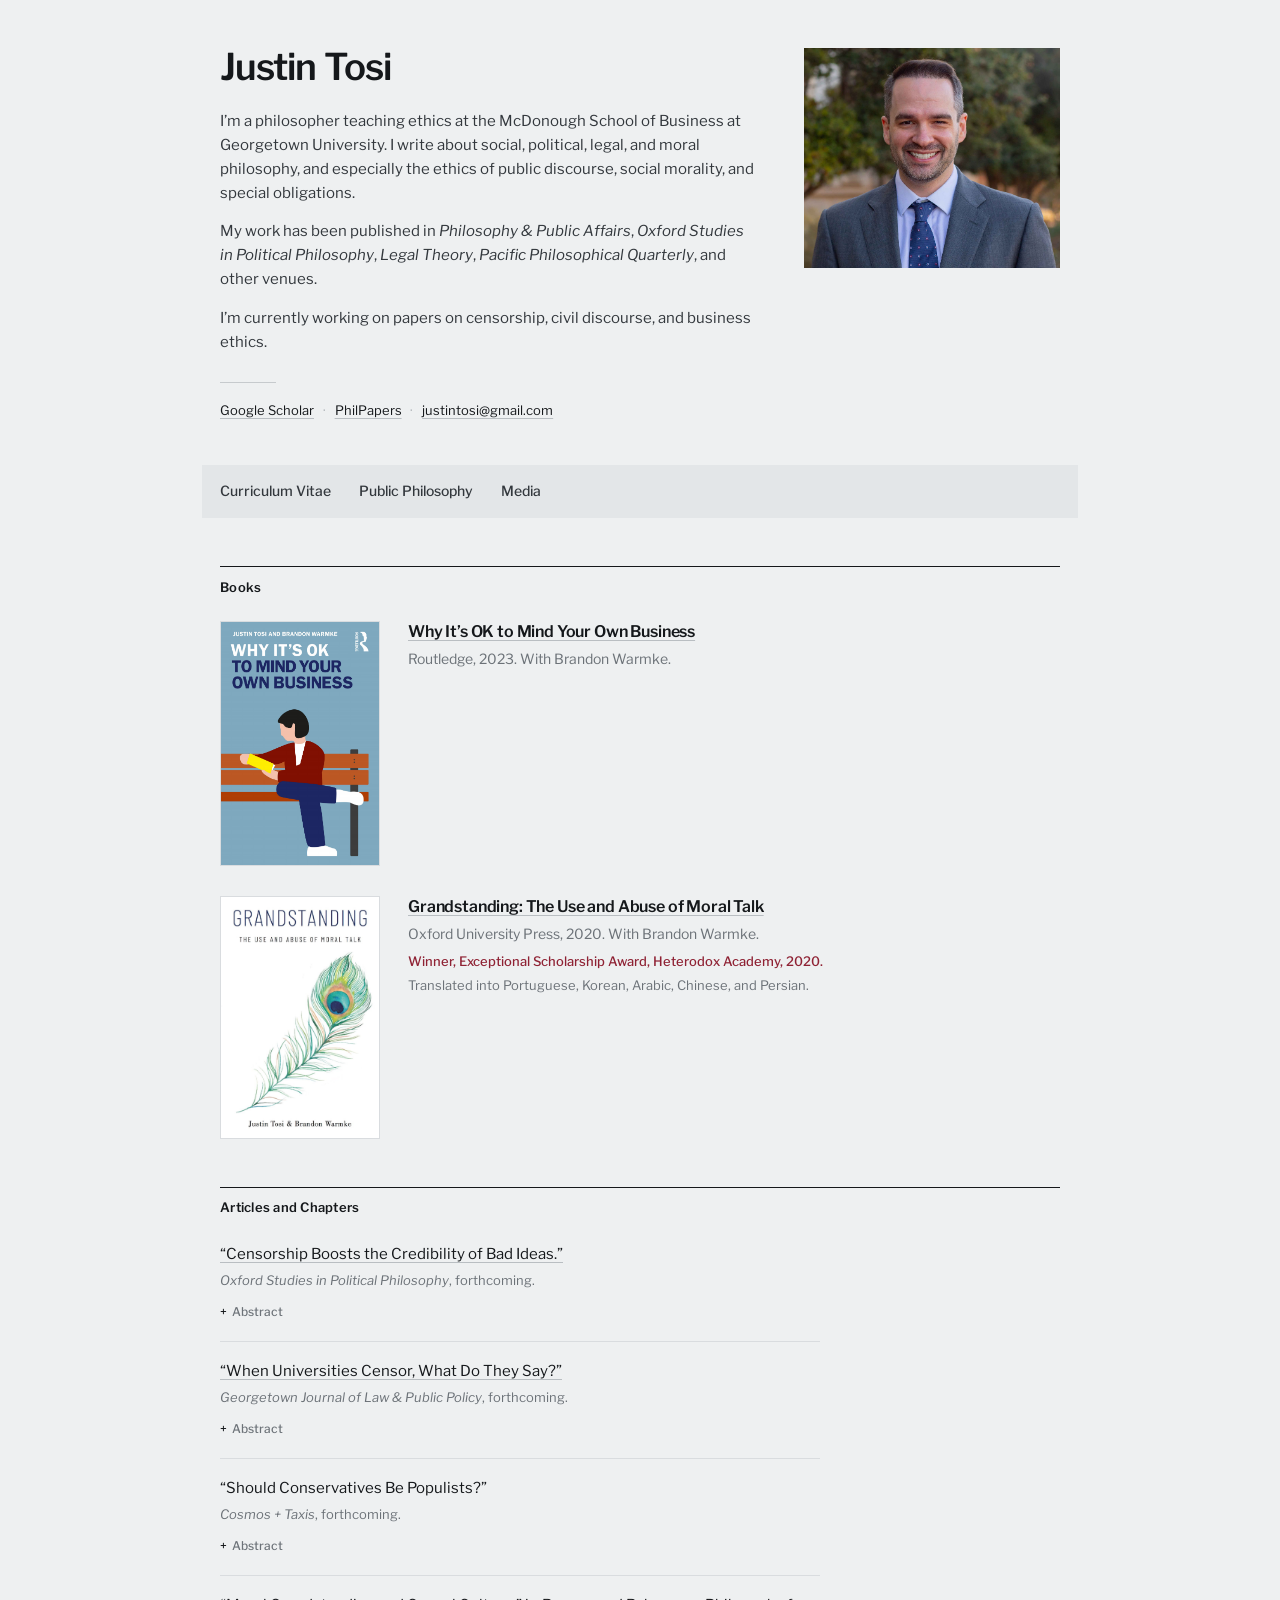
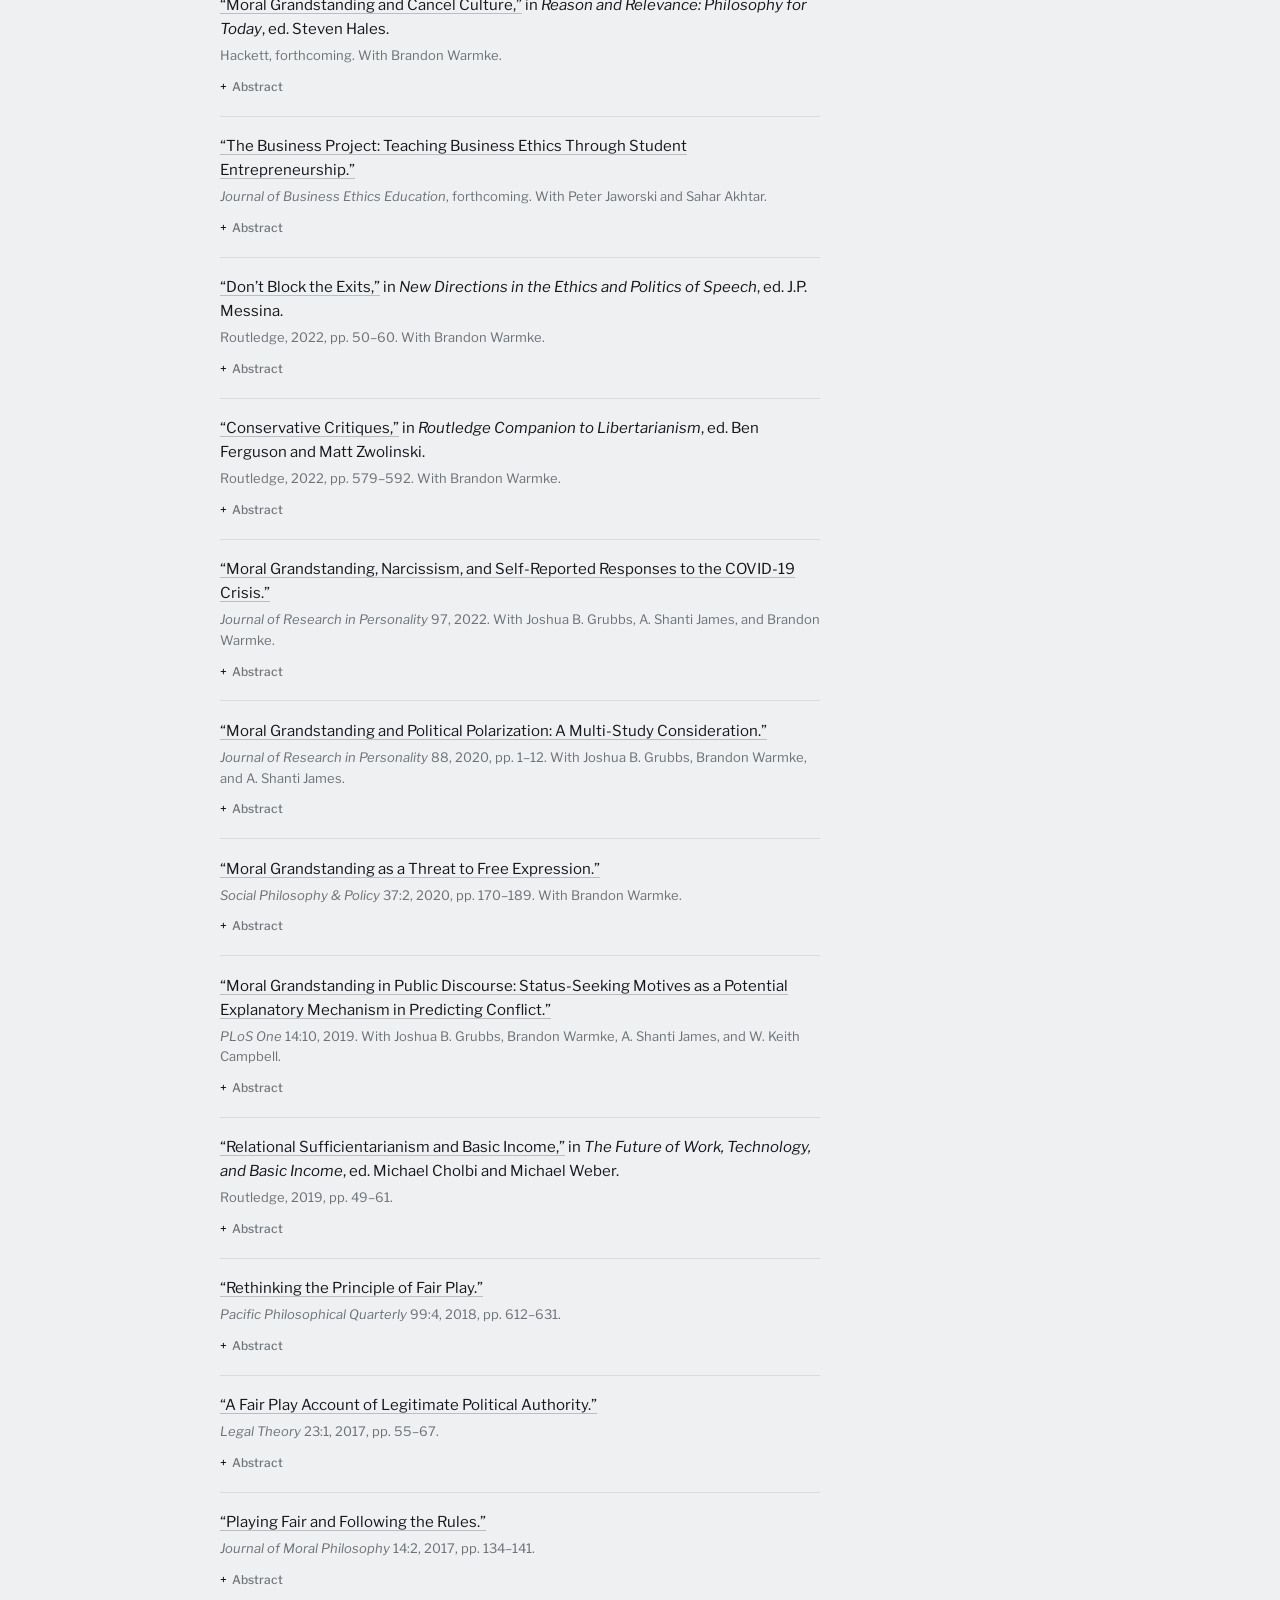
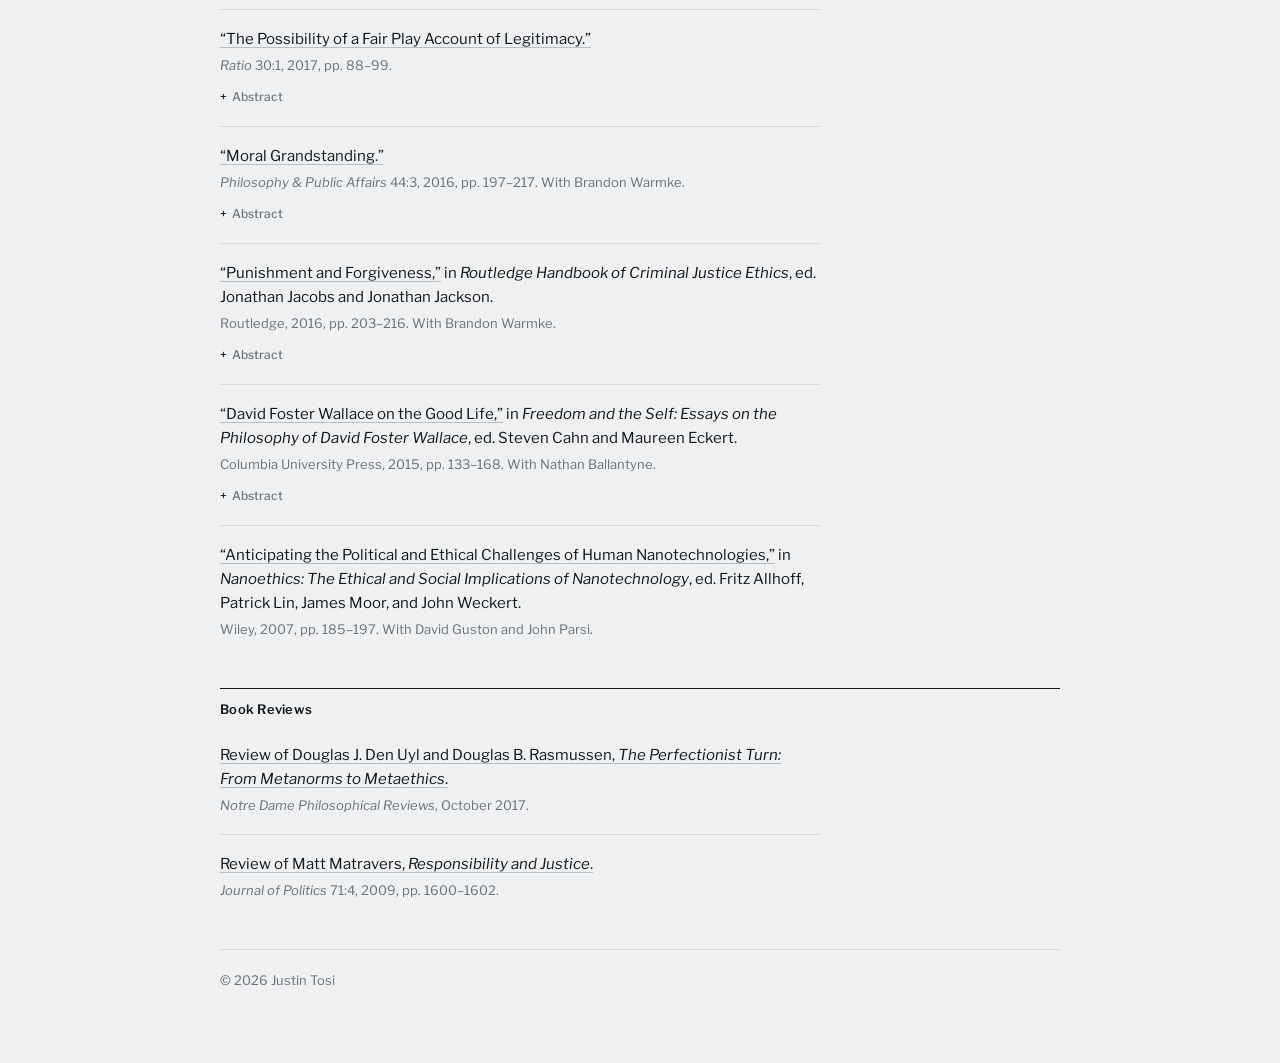
<file: index.html>
<!DOCTYPE html>
<html lang="en">
<head>
<meta charset="utf-8">
<meta name="viewport" content="width=device-width, initial-scale=1">
<title>Justin Tosi</title>
<meta name="description" content="Justin Tosi is a philosopher at the McDonough School of Business at Georgetown University. He writes about social, political, legal, and moral philosophy.">

<link rel="icon" href="favicon.svg" type="image/svg+xml">

<meta property="og:type" content="profile">
<meta property="og:title" content="Justin Tosi">
<meta property="og:description" content="Philosopher at the McDonough School of Business, Georgetown University. Books and papers on the ethics of public discourse, social morality, and special obligations.">
<meta property="og:url" content="https://www.justintosi.com/">
<meta property="og:image" content="https://www.justintosi.com/images/headshot.jpg">
<meta name="twitter:card" content="summary">

<link rel="preconnect" href="https://fonts.googleapis.com">
<link rel="preconnect" href="https://fonts.gstatic.com" crossorigin>
<link href="https://fonts.googleapis.com/css2?family=IBM+Plex+Sans:wght@400;500&family=Newsreader:ital,opsz,wght@0,6..72,300;0,6..72,400;0,6..72,500;1,6..72,400&display=swap" rel="stylesheet">

<link rel="stylesheet" href="style.css">
</head>

<body>
<div class="page">

<!-- =====================================================================
     MASTHEAD
     Save your headshot as images/headshot.jpg (about 600px wide is plenty).
     ===================================================================== -->

<header class="masthead">
  <div class="intro">
    <h1>Justin Tosi</h1>
    <p>I&rsquo;m a philosopher teaching ethics at the McDonough School of Business at Georgetown University. I write about social, political, legal, and moral philosophy, and especially the ethics of public discourse, social morality, and special obligations.</p>
    <p>My work has been published in <i>Philosophy &amp; Public Affairs</i>, <i>Oxford Studies in Political Philosophy</i>, <i>Legal Theory</i>, <i>Pacific Philosophical Quarterly</i>, and other venues.</p>
    <p>I&rsquo;m currently working on papers on censorship, civil discourse, and business ethics.</p>

    <!-- The email address is assembled by the script at the bottom of this
         file so that it never appears in the page source. Edit it there. -->
    <div class="contact">
      <div class="profile-links">
        <a href="https://scholar.google.com/citations?user=r2qB6a4AAAAJ&amp;hl=en">Google Scholar</a>
        <a href="https://philpeople.org/profiles/justin-tosi">PhilPapers</a>
        <a id="email" href="#">justintosi at gmail dot com</a>
      </div>
    </div>
  </div>
  <img class="portrait" src="images/headshot.jpg" alt="Justin Tosi">
</header>

<nav class="strip">
  <a href="cv.html">Curriculum Vitae</a>
  <a href="public-philosophy.html">Public Philosophy</a>
  <a href="media.html">Media</a>
</nav>

<!-- =====================================================================
     BOOKS
     Save covers as images/myob.png and images/grandstanding.jpg.
     ===================================================================== -->

<section>
  <h2>Books</h2>

  <div class="book">
    <a class="cover" href="https://www.amazon.com/Why-Its-Mind-Your-Business/dp/0367141744/">
      <img src="images/myob.png" alt="Cover of Why It&rsquo;s OK to Mind Your Own Business">
    </a>
    <div>
      <h3><a href="https://www.amazon.com/Why-Its-Mind-Your-Business/dp/0367141744/">Why It&rsquo;s OK to Mind Your Own Business</a></h3>
      <p class="imprint">Routledge, 2023. With Brandon Warmke.</p>
    </div>
  </div>

  <div class="book">
    <a class="cover" href="https://www.amazon.com/Grandstanding-Use-Abuse-Moral-Talk/dp/0190900156/">
      <img src="images/grandstanding.jpg" alt="Cover of Grandstanding: The Use and Abuse of Moral Talk">
    </a>
    <div>
      <h3><a href="https://www.amazon.com/Grandstanding-Use-Abuse-Moral-Talk/dp/0190900156/">Grandstanding: The Use and Abuse of Moral Talk</a></h3>
      <p class="imprint">Oxford University Press, 2020. With Brandon Warmke.</p>
      <p class="book-note honor">Winner, Exceptional Scholarship Award, Heterodox Academy, 2020.</p>
      <p class="book-note">Translated into Portuguese, Korean, Arabic, Chinese, and Persian.</p>
    </div>
  </div>
</section>

<!-- =====================================================================
     ARTICLES AND CHAPTERS

     To add an abstract to any entry, paste this just before its </li>:

       <details>
         <summary>Abstract</summary>
         <p class="abstract">Text of the abstract goes here.</p>
       </details>

     Entries without that block simply show no toggle.
     ===================================================================== -->

<section>
  <h2>Articles and Chapters</h2>
  <ul class="pubs">

    <li><a href="https://philpapers.org/rec/TOSCBT">&ldquo;Censorship Boosts the Credibility of Bad Ideas.&rdquo;</a> <span class="meta"><i>Oxford Studies in Political Philosophy</i>, forthcoming.</span>
      <details>
        <summary>Abstract</summary>
        <p class="abstract">Defenders of censorship sometimes claim that it is justified as a means of protecting audiences from the influence of bad ideas. This essay argues that censorship is likely to frustrate this aim, even under favorable conditions. The central problem arises from what I call the Endorsement Effect: when a censoring authority permits an idea to be expressed, its inaction functions as an implicit signal that the idea is credible. Where trust in the censor is warranted, this is a rational inference rather than a mere behavioral tendency: the censor screens for bad content, so what it permits is more likely to be good. The trouble is that bad ideas that escape censorship will receive a credibility boost in the eyes of those who trust the censor. Moreover, the more effective the censor is at filtering out genuinely bad content, the stronger this unintended credibility boost becomes. If the aim of censorship is to halt the spread of bad ideas, then this mechanism threatens to undermine that aim. I consider the implications of this challenge for two types of censors. Purist censors seek to avoid any role in promoting bad ideas, but the Endorsement Effect renders this goal impossible in practice. Pragmatist censors aim simply to reduce the overall promotion of bad ideas, but must nevertheless show that censorship is beneficial on net once we consider its unintended consequences. I argue that both types of censor face serious difficulties, and that the Endorsement Effect represents an unnoticed cost that defenders of censorship must address.</p>
      </details>
    </li>

    <li><a href="https://philpapers.org/rec/TOSWUC">&ldquo;When Universities Censor, What Do They Say?&rdquo;</a> <span class="meta"><i>Georgetown Journal of Law &amp; Public Policy</i>, forthcoming.</span>
      <details>
        <summary>Abstract</summary>
        <p class="abstract">Universities that practice censorship might offer various justifications for doing so. This essay considers three possible justifications and argues that each is undermined by what I call the Endorsement Effect. First, universities might argue that censorship is justified because it protects their community from bad ideas. Second, they might claim that censoring certain expressions is justified because doing so expresses the university community&rsquo;s commitment to its values. Finally, they might argue that censorship is justified as a way of expanding the university&rsquo;s authority over the marketplace of ideas. The Endorsement Effect causes problems for each of these justifications. The idea is that censorship operates as a filtering process: when universities censor some ideas while permitting others, they implicitly signal approval of what is allowed to appear. Those who trust the university&rsquo;s judgment will therefore regard permitted ideas as better in terms of the properties filtered for. Since no censorship regime will catch every objectionable idea, some bad ideas will inevitably escape the filter and receive this boost. All three justifications fail because of what the act of censoring in some cases reveals about the censors&rsquo; judgment in other cases.</p>
      </details>
    </li>

    <li>&ldquo;Should Conservatives Be Populists?&rdquo; <span class="meta"><i>Cosmos + Taxis</i>, forthcoming.</span>
      <details>
        <summary>Abstract</summary>
        <p class="abstract">Conservatives disagree about how best to respond to the recent growth in right-wing populist movements across the West. Tristan Rogers argues that conservatives should reject populism as an ideology, but make prudent use of populist means to advance conservative ends. I argue that this proposal is ambiguous between three distinct strategies. Electoral populism, which emphasizes in political messaging the issues on which conservatives and populists agree, is reasonable but unremarkable, since it amounts to ordinary electoral politics. Rhetorical populism has a defensible strand&mdash;speaking plainly and running as an outsider&mdash;but nothing about that strand is distinctively populist. Its distinctive strand, framing politics as a conflict between a virtuous people and a corrupt elite, does little to win votes and tends to instruct a party&rsquo;s base in populist ideology, so it cannot reliably remain a mere means. Fusionist populism, which incorporates populism&rsquo;s core commitments into conservatism, should be rejected outright. Populism is a conflict ideology that treats elites as enemies of the people. Conservatism depends on elites both to sustain procedural values and to supply the practical knowledge needed to maintain and reform the social order. Conservatives can learn from populist critiques, especially of fusionist conservatism, without becoming populists themselves.</p>
      </details>
    </li>

    <li><a href="https://philpapers.org/rec/TOSMGA-2">&ldquo;Moral Grandstanding and Cancel Culture,&rdquo;</a> in <i>Reason and Relevance: Philosophy for Today</i>, ed. Steven Hales. <span class="meta">Hackett, forthcoming. With Brandon Warmke.</span>
      <details>
        <summary>Abstract</summary>
        <p class="abstract">Some people defend cancel culture by arguing that the motives behind cancellation don&rsquo;t matter. If we award people social status for calling out wrongdoing, more wrongdoing will be called out, and we all benefit. We argue that although it is sometimes justified that people suffer social consequences for bad behavior, rewarding cancellation campaigns is a bad idea. People who cancel others to look good will go after easy targets rather than deserving ones, and a culture that hands out praise for showy moral enforcement will not deliver the moral progress its defenders promise. In other words: there is nothing inherently wrong with canceling, but cancel culture is a mistake.</p>
      </details>
    </li>

    <li><a href="https://philpapers.org/rec/JAWTBP">&ldquo;The Business Project: Teaching Business Ethics Through Student Entrepreneurship.&rdquo;</a> <span class="meta"><i>Journal of Business Ethics Education</i>, forthcoming. With Peter Jaworski and Sahar Akhtar.</span>
      <details>
        <summary>Abstract</summary>
        <p class="abstract">Traditional case studies in business ethics ask students to evaluate others&rsquo; decisions with hindsight and moral distance. The Business Project reverses this dynamic by requiring students to build companies they genuinely care about, make public commitments they must defend, and navigate ethical dilemmas emerging from their own choices. Over a semester, student teams pitch businesses grounded in ethical values, critique competitors&rsquo; moral failures, and respond to custom dilemmas that force difficult trade-offs between principles and viability. The assignment integrates entrepreneurial action with ethical reflection, making moral reasoning routine rather than exceptional. By eliminating the comfortable distance of hypothetical scenarios, the project creates learning conditions closer to actual ethical decision-making: competing pressures, personal investment, and skeptical audiences demanding justification. This experiential approach trains students to identify moral problems before they become crises and to integrate ethical principles into strategic planning.</p>
      </details>
    </li>

    <li><a href="https://doi.org/10.4324/9781003240785-4">&ldquo;Don&rsquo;t Block the Exits,&rdquo;</a> in <i>New Directions in the Ethics and Politics of Speech</i>, ed. J.P. Messina. <span class="meta">Routledge, 2022, pp. 50&ndash;60. With Brandon Warmke.</span>
      <details>
        <summary>Abstract</summary>
        <p class="abstract">In contemporary political discussions, it is depressingly common to see people criticized for expressing impure beliefs. Moreover, those who sometimes defect from their tribe are criticized for failing to be firmly enough on the side of the angels. We consider explanations for this behavior, including its relationship to moral grandstanding. We will also argue, on both moral and epistemic grounds, in favor of a norm against &ldquo;blocking the exits.&rdquo; We should not use social pressure to discourage people from publicly changing their minds.</p>
      </details>
    </li>

    <li><a href="https://doi.org/10.4324/9780367814243-47">&ldquo;Conservative Critiques,&rdquo;</a> in <i>Routledge Companion to Libertarianism</i>, ed. Ben Ferguson and Matt Zwolinski. <span class="meta">Routledge, 2022, pp. 579&ndash;592. With Brandon Warmke.</span>
      <details>
        <summary>Abstract</summary>
        <p class="abstract">American sociologist Robert Nisbet once described conservatives and libertarians as &ldquo;uneasy cousins.&rdquo; The description is apt. While sharing a family resemblance and many of the same political rivals, conservatism and libertarianism are fundamentally at odds. This paper explains why this is so from the conservative perspective. It surveys the starting points and major themes of conservatism and libertarianism. It identifies what conservatives and libertarians agree about. It concludes by showing what conservatives have against libertarianism.</p>
      </details>
    </li>

    <li><a href="https://doi.org/10.1016/j.jrp.2021.104187">&ldquo;Moral Grandstanding, Narcissism, and Self-Reported Responses to the COVID-19 Crisis.&rdquo;</a> <span class="meta"><i>Journal of Research in Personality</i> 97, 2022. With Joshua B. Grubbs, A. Shanti James, and Brandon Warmke.</span>
      <details>
        <summary>Abstract</summary>
        <p class="abstract">The present study aimed to understand how status-oriented individual differences such as narcissistic antagonism, narcissistic extraversion, and moral grandstanding motivations may have longitudinally predicted both behavioral and social media responses during the early stages of the COVID-19 pandemic. Via YouGov, a nationally representative sample of U.S. adults was recruited in August of 2019 (N = 2,519; Mage = 47.5, SD = 17.8; 51.4% women) and resampled in May of 2020, (N = 1,533). Results indicated that baseline levels of narcissistic antagonism were associated with lower levels of social distancing and lower compliance with public health recommended behaviors. Similarly, dominance oriented moral grandstanding motivations predicted greater conflict with others over COVID-19, greater engagement in status-oriented social media behaviors about COVID-19, and lower levels of social distancing.</p>
      </details>
    </li>

    <li><a href="https://doi.org/10.1016/j.jrp.2020.104009">&ldquo;Moral Grandstanding and Political Polarization: A Multi-Study Consideration.&rdquo;</a> <span class="meta"><i>Journal of Research in Personality</i> 88, 2020, pp. 1&ndash;12. With Joshua B. Grubbs, Brandon Warmke, and A. Shanti James.</span>
      <details>
        <summary>Abstract</summary>
        <p class="abstract">The present work posits that social motives, particularly status seeking in the form of moral grandstanding, are likely at least partially to blame for elevated levels of affective polarization and ideological extremism in the U.S. In Study 1, results from both undergraduates (N = 981; Mean age = 19.4; SD = 2.1; 69.7% women) and a cross-section of U.S. adults matched to 2010 census norms (N = 1,063; Mean age = 48.20, SD = 16.38; 49.8% women) indicated that prestige-motived grandstanding was consistently and robustly related to more extreme ideological views on a variety of issues. In Study 2, results from a weighted, nationally-representative cross-section of U.S. adults (N = 2,519; Mean age = 47.5, SD = 17.8; 51.4% women) found that prestige motivated grandstanding was reliably related to both ideological extremism and affective polarization.</p>
      </details>
    </li>

    <li><a href="https://doi.org/10.1017/S0265052521000108">&ldquo;Moral Grandstanding as a Threat to Free Expression.&rdquo;</a> <span class="meta"><i>Social Philosophy &amp; Policy</i> 37:2, 2020, pp. 170&ndash;189. With Brandon Warmke.</span>
      <details>
        <summary>Abstract</summary>
        <p class="abstract">Moral grandstanding, or the use of moral talk for self-promotion, is a threat to free expression. When grandstanding is introduced in a public forum, several ideals of free expression are less likely to be realized. Popular views are less likely to be challenged, people are less free to entertain heterodox ideas, and the cost of changing one&rsquo;s mind goes up.</p>
      </details>
    </li>

    <li><a href="https://doi.org/10.1371/journal.pone.0223749">&ldquo;Moral Grandstanding in Public Discourse: Status-Seeking Motives as a Potential Explanatory Mechanism in Predicting Conflict.&rdquo;</a> <span class="meta"><i>PLoS One</i> 14:10, 2019. With Joshua B. Grubbs, Brandon Warmke, A. Shanti James, and W. Keith Campbell.</span>
      <details>
        <summary>Abstract</summary>
        <p class="abstract">Public discourse is often caustic and conflict-filled. This trend seems to be particularly evident when the content of such discourse is around moral issues (broadly defined) and when the discourse occurs on social media. Several explanatory mechanisms for such conflict have been explored in recent psychological and social-science literatures. The present work sought to examine a potentially novel explanatory mechanism defined in philosophical literature: Moral Grandstanding. According to philosophical accounts, Moral Grandstanding is the use of moral talk to seek social status. For the present work, we conducted six studies, using two undergraduate samples (Study 1, N = 361; Study 2, N = 356); a sample matched to U.S. norms for age, gender, race, income, Census region (Study 3, N = 1,063); a YouGov sample matched to U.S. demographic norms (Study 4, N = 2,000); and a brief, one-month longitudinal study of Mechanical Turk workers in the U.S. (Study 5, Baseline N = 499, follow-up n = 296), and a large, one-week YouGov sample matched to U.S. demographic norms (Baseline N = 2,519, follow-up n = 1,776). Across studies, we found initial support for the validity of Moral Grandstanding as a construct. Specifically, moral grandstanding motivation was associated with status-seeking personality traits, as well as greater political and moral conflict in daily life.</p>
      </details>
    </li>

    <li><a href="https://doi.org/10.4324/9780429455902-4">&ldquo;Relational Sufficientarianism and Basic Income,&rdquo;</a> in <i>The Future of Work, Technology, and Basic Income</i>, ed. Michael Cholbi and Michael Weber. <span class="meta">Routledge, 2019, pp. 49&ndash;61.</span>
      <details>
        <summary>Abstract</summary>
        <p class="abstract">Basic income policies have recently enjoyed a great deal of discussion, but they are not a natural fit with views of distributive or social justice endorsed by many moral and political philosophers. This essay develops and defends a new view of social justice, called relational sufficientarianism, which is more compatible with a universal basic income. Relational sufficientarianism holds that persons in a just society must have sufficient social status, but not necessarily equal social status. It argues that this view offers a more plausible account of just social relations than relational egalitarianism, a better account of the threshold for sufficiency than distributive sufficientarianism, and can serve as a more suitable theoretical backing for a universal basic income than either of these other views, or distributive egalitarianism.</p>
      </details>
    </li>

    <li><a href="https://doi.org/10.1111/papq.12219">&ldquo;Rethinking the Principle of Fair Play.&rdquo;</a> <span class="meta"><i>Pacific Philosophical Quarterly</i> 99:4, 2018, pp. 612&ndash;631.</span>
      <details>
        <summary>Abstract</summary>
        <p class="abstract">The principle of fair play is widely thought to require simply that costs and benefits be distributed fairly. This gloss on the principle, while not entirely inaccurate, has invited a host of popular objections based on misunderstandings about fair play. Central to many of these objections is a failure to treat the principle of fair play as a transactional principle&mdash;one that allocates special obligations and rights among persons as a result of their interactions. I offer an interpretation of the principle of fair play that emphasizes its similarities to another transactional principle: consent. This interpretation reveals that playing fair requires one to reciprocate specifically by following the rules of the cooperative scheme from which one benefits, just as consent requires one to act according to the terms of an agreement. I then draw on the comparison with consent to reply to some popular and persistent objections to the principle.</p>
      </details>
    </li>

    <li><a href="https://doi.org/10.1017/S135232521700012X">&ldquo;A Fair Play Account of Legitimate Political Authority.&rdquo;</a> <span class="meta"><i>Legal Theory</i> 23:1, 2017, pp. 55&ndash;67.</span>
      <details>
        <summary>Abstract</summary>
        <p class="abstract">There is an emerging consensus among political philosophers that state legitimacy involves something more than&mdash;or perhaps other than&mdash;political obligation. Yet the principle of fair play, which many take to be a promising basis for political obligation, has been largely absent from discussions of the revised conception of legitimacy. This paper shows how the principle of fair play can generate legitimate political authority by drawing on a neglected feature of the principle&mdash;its stipulation that members of a cooperative scheme must reciprocate specifically by submitting to the scheme&rsquo;s rules.</p>
      </details>
    </li>

    <li><a href="https://doi.org/10.1163/17455243-46810054">&ldquo;Playing Fair and Following the Rules.&rdquo;</a> <span class="meta"><i>Journal of Moral Philosophy</i> 14:2, 2017, pp. 134&ndash;141.</span>
      <details>
        <summary>Abstract</summary>
        <p class="abstract">In his paper &ldquo;Fairness, Political Obligation, and the Justificatory Gap&rdquo; (published in the <i>Journal of Moral Philosophy</i>), Jiafeng Zhu argues that the principle of fair play cannot require submission to the rules of a cooperative scheme, and that when such submission is required, the requirement is grounded in consent. I propose a better argument for the claim that fair play requires submission to the rules than the one Zhu considers. I also argue that Zhu&rsquo;s attribution of consent to people commonly thought to be bound to follow the rules by a duty of fair play is implausible.</p>
      </details>
    </li>

    <li><a href="https://doi.org/10.1111/rati.12114">&ldquo;The Possibility of a Fair Play Account of Legitimacy.&rdquo;</a> <span class="meta"><i>Ratio</i> 30:1, 2017, pp. 88&ndash;99.</span>
      <details>
        <summary>Abstract</summary>
        <p class="abstract">The philosophical literature on state legitimacy has recently seen a significant conceptual revision. Several philosophers have argued that the state&rsquo;s right to rule is better characterized not as a claim right to obedience, but as a power right. There have been few attempts to show that traditional justifications for the claim right might also be used to justify a power right, and there have been no such attempts involving the principle of fair play, which is widely regarded as the most promising basis for a claim right to obedience. William Edmundson argues that the principle of fair play cannot generate power rights, and so any attempt at a fair play account of legitimacy must fail. I explain how fair play could generate a power right, owing to its stipulation that the rules of a cooperative scheme specify the form of participants&rsquo; repayment.</p>
      </details>
    </li>

    <li><a href="https://doi.org/10.1111/papa.12075">&ldquo;Moral Grandstanding.&rdquo;</a> <span class="meta"><i>Philosophy &amp; Public Affairs</i> 44:3, 2016, pp. 197&ndash;217. With Brandon Warmke.</span>
      <details>
        <summary>Abstract</summary>
        <p class="abstract">Moral grandstanding is a pervasive feature of public discourse. Many of us can likely recognize that we have engaged in grandstanding at one time or another. While there is nothing new about the phenomenon of grandstanding, we think that it has not received the philosophical attention it deserves. In this essay, we provide an account of moral grandstanding as the use of public discourse for moral self-promotion. We then show that our account, with support from some standard theses of social psychology, explains the characteristic ways that grandstanding is manifested in public moral discourse. We conclude by arguing that there are good reasons to think that moral grandstanding is typically morally bad and should be avoided.</p>
      </details>
    </li>

    <li><a href="https://www.taylorfrancis.com/chapters/edit/10.4324/9781315885933-16/punishment-forgiveness-justin-tosi-brandon-warmke">&ldquo;Punishment and Forgiveness,&rdquo;</a> in <i>Routledge Handbook of Criminal Justice Ethics</i>, ed. Jonathan Jacobs and Jonathan Jackson. <span class="meta">Routledge, 2016, pp. 203&ndash;216. With Brandon Warmke.</span>
      <details>
        <summary>Abstract</summary>
        <p class="abstract">In this paper we explore the relationship between forgiving and punishment. We set out a number of arguments for the claim that if one forgives a wrongdoer, one should not punish her. We then argue that none of these arguments is persuasive. We conclude by reflecting on the possibility of institutional forgiveness in the criminal justice setting and on the differences between forgiveness and acts of mercy.</p>
      </details>
    </li>

    <li><a href="https://doi.org/10.7312/cahn16152-006">&ldquo;David Foster Wallace on the Good Life,&rdquo;</a> in <i>Freedom and the Self: Essays on the Philosophy of David Foster Wallace</i>, ed. Steven Cahn and Maureen Eckert. <span class="meta">Columbia University Press, 2015, pp. 133&ndash;168. With Nathan Ballantyne.</span>
      <details>
        <summary>Abstract</summary>
        <p class="abstract">This chapter presents David Foster Wallace&rsquo;s views about three positions regarding the good life&mdash;ironism, hedonism, and narrative theories. Ironism involves distancing oneself from everything one says or does, and putting on Wallace&rsquo;s so-called &ldquo;mask of ennui.&rdquo; Wallace said that the notion appeals to ironists because it insulates them from criticism. However, he reiterated that ironists can be criticized for failing to value anything. Hedonism states that a good life consists in pleasure. Wallace rejected such a notion, doubting that pleasure could play a fundamental role in the good life. Lastly, narrative theories characterize the good life by fidelity to a unified narrative&mdash;a systematic story about one&rsquo;s life, composed of a set of ends or principles according to which one lives. Wallace believed that these theories turn people into spectators, rather than the participants in their own lives.</p>
      </details>
    </li>

    <li><a href="https://philpapers.org/rec/GUSATE">&ldquo;Anticipating the Political and Ethical Challenges of Human Nanotechnologies,&rdquo;</a> in <i>Nanoethics: The Ethical and Social Implications of Nanotechnology</i>, ed. Fritz Allhoff, Patrick Lin, James Moor, and John Weckert. <span class="meta">Wiley, 2007, pp. 185&ndash;197. With David Guston and John Parsi.</span></li>

  </ul>
</section>

<!-- =====================================================================
     BOOK REVIEWS
     ===================================================================== -->

<section>
  <h2>Book Reviews</h2>
  <ul class="pubs">

    <li><a href="https://ndpr.nd.edu/reviews/the-perfectionist-turn-from-metanorms-to-metaethics/">Review of Douglas J. Den Uyl and Douglas B. Rasmussen, <i>The Perfectionist Turn: From Metanorms to Metaethics</i>.</a> <span class="meta"><i>Notre Dame Philosophical Reviews</i>, October 2017.</span></li>

    <li><a href="https://doi.org/10.1017/s002238160999034x">Review of Matt Matravers, <i>Responsibility and Justice</i>.</a> <span class="meta"><i>Journal of Politics</i> 71:4, 2009, pp. 1600&ndash;1602.</span></li>

  </ul>
</section>

<footer>
  <p class="colophon">&copy; <span id="year">2026</span> Justin Tosi</p>
</footer>

</div>

<script>
// ---------------------------------------------------------------------
// Email address, assembled at load time so it stays out of the source.
// Change the two lines below to your real address.
// ---------------------------------------------------------------------
(function () {
  var user = "justintosi";
  var host = "gmail.com";
  var link = document.getElementById("email");
  if (link) {
    link.href = "mailto:" + user + "@" + host;
    link.textContent = user + "@" + host;
  }
  var y = document.getElementById("year");
  if (y) { y.textContent = new Date().getFullYear(); }
})();
</script>

<script src="analytics.js"></script>

</body>
</html>
</file>
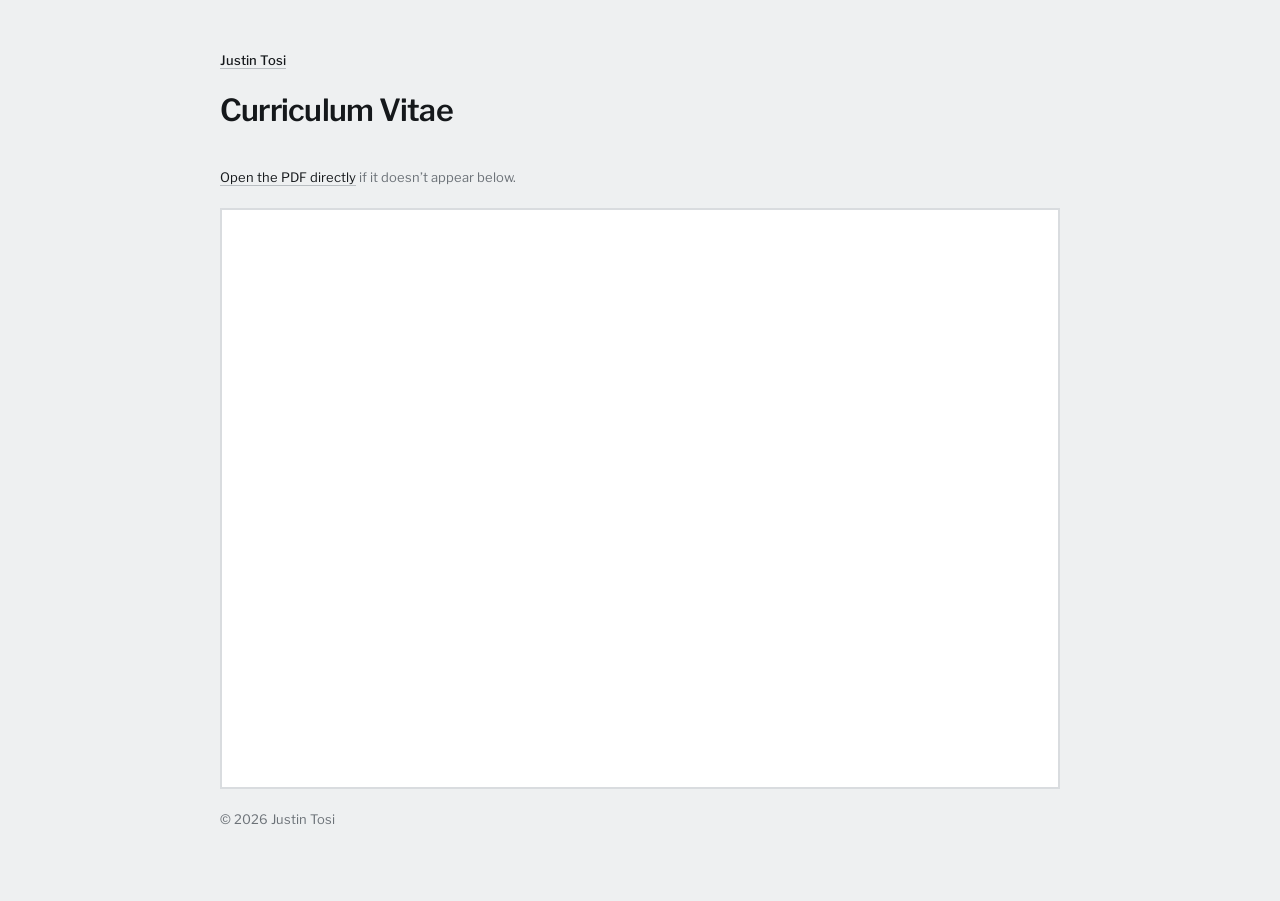
<file: cv.html>
<!DOCTYPE html>
<html lang="en">
<head>
<meta charset="utf-8">
<meta name="viewport" content="width=device-width, initial-scale=1">
<title>Curriculum Vitae — Justin Tosi</title>
<meta name="description" content="Curriculum vitae of Justin Tosi, philosopher at the McDonough School of Business, Georgetown University.">

<link rel="icon" href="favicon.svg" type="image/svg+xml">

<meta property="og:type" content="profile">
<meta property="og:title" content="Curriculum Vitae — Justin Tosi">
<meta property="og:description" content="Curriculum vitae of Justin Tosi, philosopher at the McDonough School of Business, Georgetown University.">
<meta property="og:url" content="https://justintosi.com/cv.html">
<meta property="og:image" content="https://justintosi.com/images/headshot.jpg">
<meta name="twitter:card" content="summary">

<link rel="preconnect" href="https://fonts.googleapis.com">
<link rel="preconnect" href="https://fonts.gstatic.com" crossorigin>
<link href="https://fonts.googleapis.com/css2?family=IBM+Plex+Sans:wght@400;500&family=Newsreader:ital,opsz,wght@0,6..72,300;0,6..72,400;0,6..72,500;1,6..72,400&display=swap" rel="stylesheet">

<link rel="stylesheet" href="style.css">
</head>

<body>
<div class="page">

<a class="backlink" href="index.html">Justin Tosi</a>
<h1 class="pagetitle">Curriculum Vitae</h1>

<p class="pdfnote"><a href="tosi.cv.web.pdf">Open the PDF directly</a> if it doesn&rsquo;t appear below.</p>

<object class="pdfframe" data="tosi.cv.web.pdf" type="application/pdf">
  <iframe class="pdfframe" src="tosi.cv.web.pdf" title="Curriculum vitae of Justin Tosi">
    <p>Your browser can&rsquo;t display PDFs inline. <a href="tosi.cv.web.pdf">Open the CV</a>.</p>
  </iframe>
</object>

<footer>
  <p class="colophon">&copy; <span id="year">2026</span> Justin Tosi</p>
</footer>

</div>

<script>
(function () {
  var y = document.getElementById("year");
  if (y) { y.textContent = new Date().getFullYear(); }
})();
</script>

<script src="analytics.js"></script>

</body>
</html>
</file>
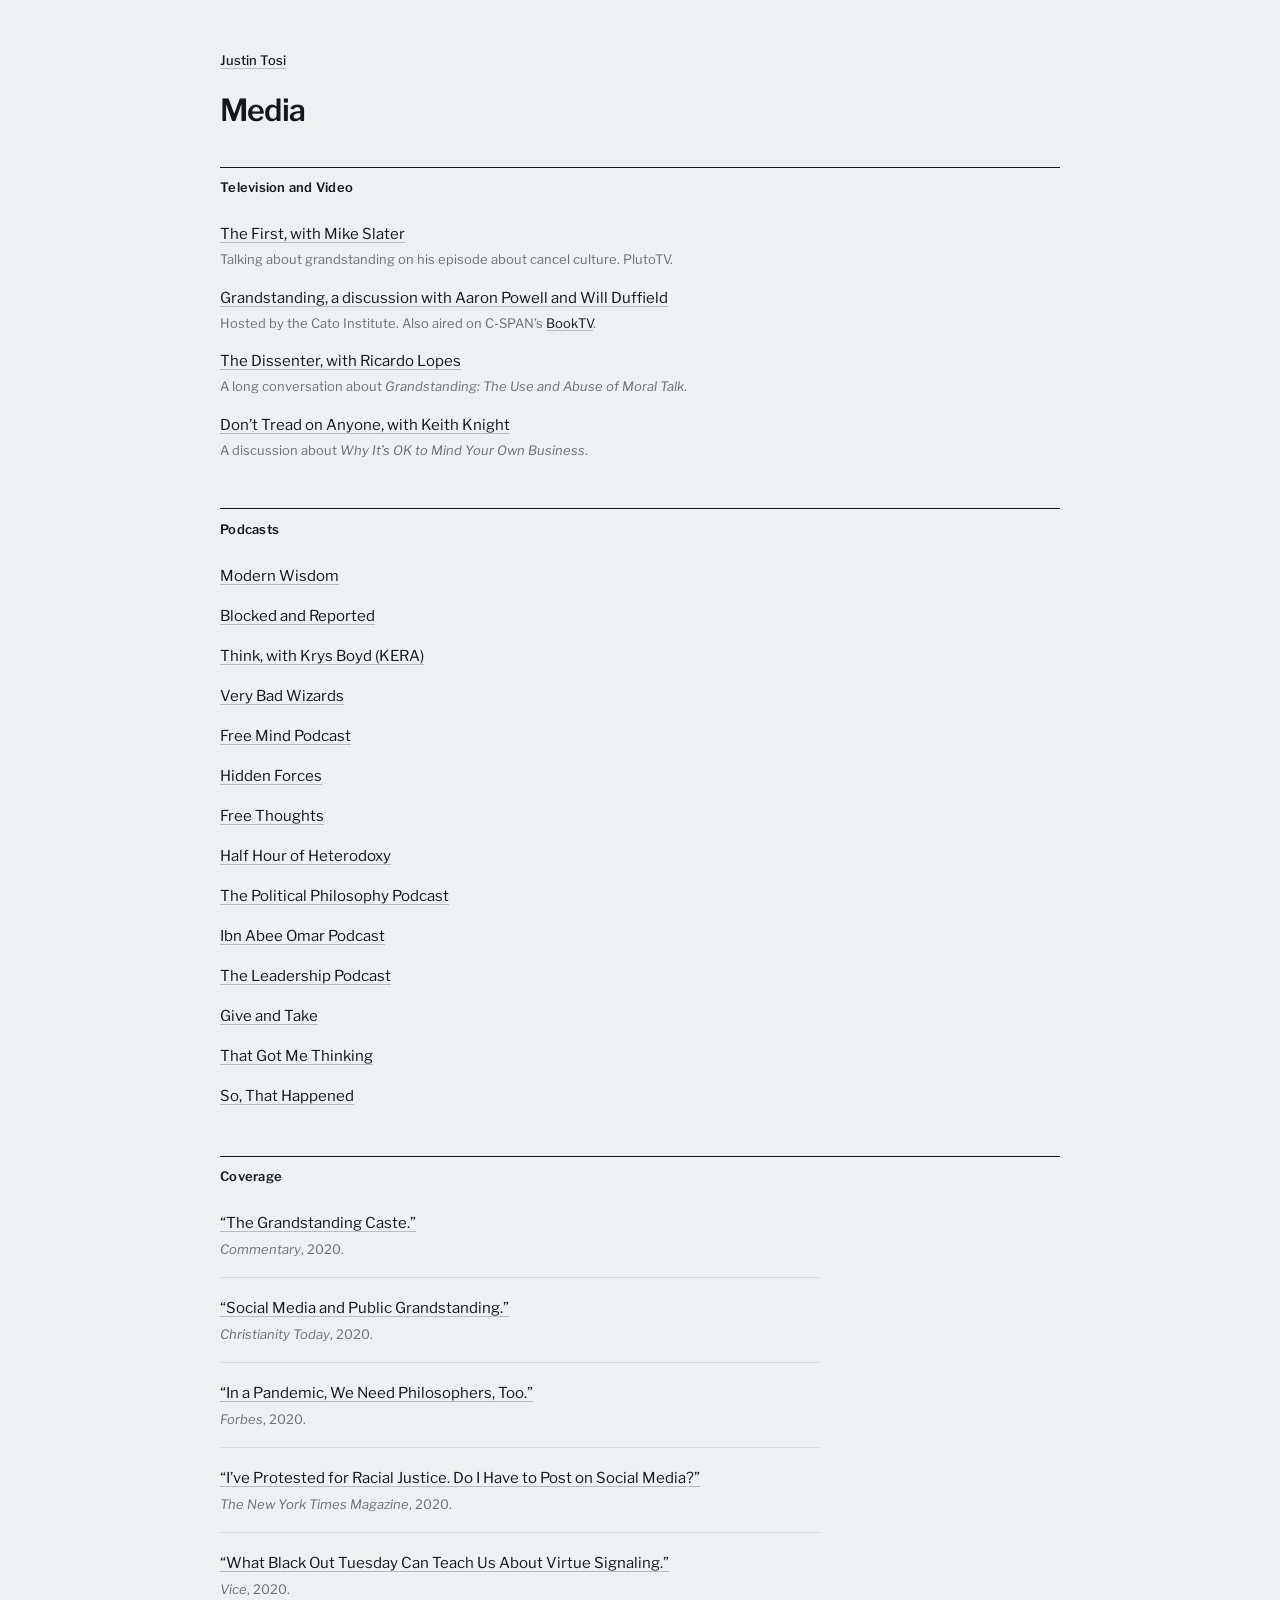
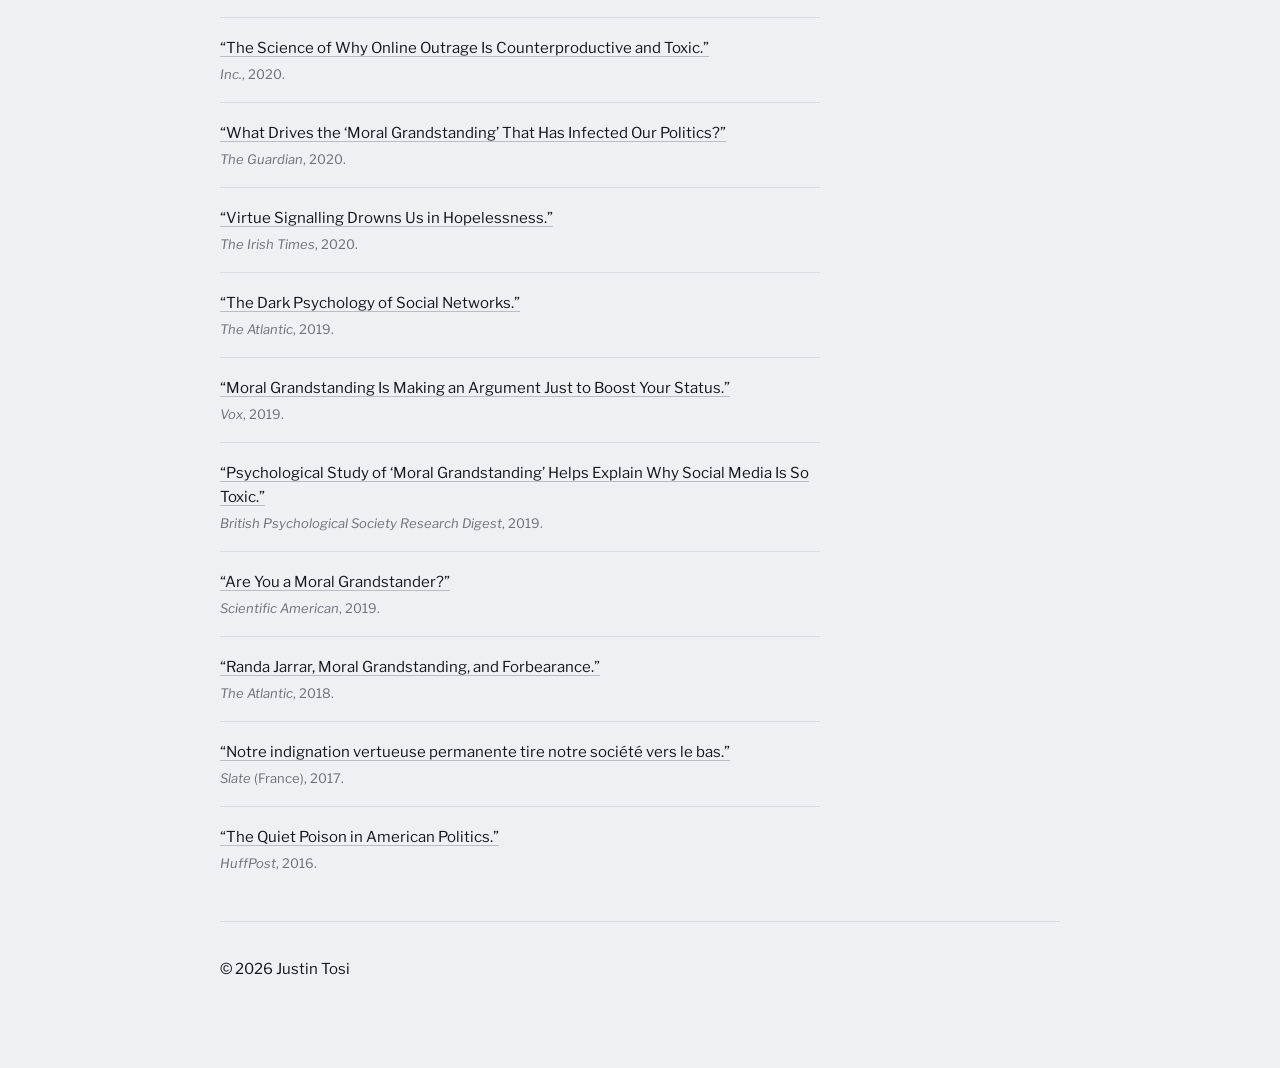
<file: media.html>
<!DOCTYPE html>
<html lang="en">
<head>
<meta charset="utf-8">
<meta name="viewport" content="width=device-width, initial-scale=1">
<title>Media &mdash; Justin Tosi</title>
<meta name="description" content="Interviews, podcasts, and press coverage of Justin Tosi's work on moral grandstanding and public discourse.">

<link rel="icon" href="favicon.svg" type="image/svg+xml">

<meta property="og:type" content="profile">
<meta property="og:title" content="Media &mdash; Justin Tosi">
<meta property="og:description" content="Interviews, podcasts, and press coverage of Justin Tosi's work on moral grandstanding and public discourse.">
<meta property="og:url" content="https://www.justintosi.com/media.html">
<meta property="og:image" content="https://www.justintosi.com/images/headshot.jpg">
<meta name="twitter:card" content="summary">

<link rel="preconnect" href="https://fonts.googleapis.com">
<link rel="preconnect" href="https://fonts.gstatic.com" crossorigin>
<link href="https://fonts.googleapis.com/css2?family=IBM+Plex+Sans:wght@400;500&family=Newsreader:ital,opsz,wght@0,6..72,300;0,6..72,400;0,6..72,500;1,6..72,400&display=swap" rel="stylesheet">

<link rel="stylesheet" href="style.css">
</head>

<body>
<div class="page">

<a class="backlink" href="index.html">Justin Tosi</a>
<h1 class="pagetitle">Media</h1>

<section>
  <h2>Television and Video</h2>
  <ul class="plain">

    <li><a href="https://www.youtube.com/watch?v=m-CzfedIyXQ">The First, with Mike Slater</a>
      <p class="note">Talking about grandstanding on his episode about cancel culture. PlutoTV.</p>
    </li>

    <li><a href="https://www.youtube.com/watch?v=4XkvcxPHGnc">Grandstanding, a discussion with Aaron Powell and Will Duffield</a>
      <p class="note">Hosted by the Cato Institute. Also aired on C-SPAN&rsquo;s <a href="https://www.c-span.org/video/?473722-1/grandstanding">BookTV</a>.</p>
    </li>

    <li><a href="https://www.youtube.com/watch?v=RdACwMJojcc">The Dissenter, with Ricardo Lopes</a>
      <p class="note">A long conversation about <i>Grandstanding: The Use and Abuse of Moral Talk</i>.</p>
    </li>

    <li><a href="https://www.youtube.com/watch?v=FOZyecmNSOc">Don&rsquo;t Tread on Anyone, with Keith Knight</a>
      <p class="note">A discussion about <i>Why It&rsquo;s OK to Mind Your Own Business</i>.</p>
    </li>

  </ul>
</section>

<section>
  <h2>Podcasts</h2>
  <ul class="plain">

    <li><a href="https://www.youtube.com/watch?v=w3OBDuPehRk">Modern Wisdom</a></li>
    <li><a href="https://www.blockedandreported.org/p/patrons-only-jesse-interviews-philosopher-f36">Blocked and Reported</a></li>
    <li><a href="https://think.kera.org/2020/08/14/what-grandstanding-says-about-you/">Think, with Krys Boyd (KERA)</a></li>
    <li><a href="https://verybadwizards.com/episode/episode-106-american-grandstand">Very Bad Wizards</a></li>
    <li><a href="https://www.youtube.com/watch?v=pPLwhS3gjV0">Free Mind Podcast</a></li>
    <li><a href="https://hiddenforces.io/podcasts/grandstanding-brandon-warmke-justin-tosi/">Hidden Forces</a></li>
    <li><a href="https://www.libertarianism.org/podcasts/free-thoughts/use-and-abuse-moral-talk">Free Thoughts</a></li>
    <li><a href="https://heterodoxacademy.org/podcast/podcast-hhh-91-justin-tosi-brandon-warmke/">Half Hour of Heterodoxy</a></li>
    <li><a href="https://www.politicalphilosophypodcast.com/grandstanding">The Political Philosophy Podcast</a></li>
    <li><a href="https://ibnabeeomar.simplecast.com/episodes/interview-on-grandstanding-with-justin-tosi-and-brandon-warmke-hjcS59RB">Ibn Abee Omar Podcast</a></li>
    <li><a href="https://theleadershippodcast.com/tlp205-grandstanding-the-use-and-abuse-of-moral-talk/">The Leadership Podcast</a></li>
    <li><a href="https://giveandtake.fireside.fm/232">Give and Take</a></li>
    <li><a href="https://thatgotmethinking.com/that-got-me-thinking/the-dangers-of-grandstanding/">That Got Me Thinking</a></li>
    <li><a href="https://play.acast.com/s/sothathappened/letstalkaboutmoralgrandstanding">So, That Happened</a></li>

  </ul>
</section>

<section>
  <h2>Coverage</h2>
  <ul class="pubs">

    <li><a href="https://www.commentary.org/articles/christine-rosen/media-establishment-grandstanding-caste/">&ldquo;The Grandstanding Caste.&rdquo;</a> <span class="meta"><i>Commentary</i>, 2020.</span></li>

    <li><a href="https://web.archive.org/web/20200807212551/https://www.christianitytoday.com/scot-mcknight/2020/july/social-media-and-public-grandstanding.html">&ldquo;Social Media and Public Grandstanding.&rdquo;</a> <span class="meta"><i>Christianity Today</i>, 2020.</span></li>

    <li><a href="https://www.forbes.com/sites/emilychamleewright/2020/07/22/in-a-pandemic-we-need-philosophers-too/">&ldquo;In a Pandemic, We Need Philosophers, Too.&rdquo;</a> <span class="meta"><i>Forbes</i>, 2020.</span></li>

    <li><a href="https://www.nytimes.com/2020/06/30/magazine/ive-protested-for-racial-justice-do-i-have-to-post-on-social-media.html">&ldquo;I&rsquo;ve Protested for Racial Justice. Do I Have to Post on Social Media?&rdquo;</a> <span class="meta"><i>The New York Times Magazine</i>, 2020.</span></li>

    <li><a href="https://www.vice.com/en/article/what-black-out-tuesday-can-teach-us-about-virtue-signaling/">&ldquo;What Black Out Tuesday Can Teach Us About Virtue Signaling.&rdquo;</a> <span class="meta"><i>Vice</i>, 2020.</span></li>

    <li><a href="https://www.inc.com/jessica-stillman/the-science-of-why-online-outrage-is-counterproductive-toxic.html">&ldquo;The Science of Why Online Outrage Is Counterproductive and Toxic.&rdquo;</a> <span class="meta"><i>Inc.</i>, 2020.</span></li>

    <li><a href="https://www.theguardian.com/lifeandstyle/2020/jan/03/moral-grandstanding-politics-emotional-needs-oliver-burkeman">&ldquo;What Drives the &lsquo;Moral Grandstanding&rsquo; That Has Infected Our Politics?&rdquo;</a> <span class="meta"><i>The Guardian</i>, 2020.</span></li>

    <li><a href="https://www.irishtimes.com/opinion/kathy-sheridan-virtue-signalling-drowns-us-in-hopelessness-1.4133070">&ldquo;Virtue Signalling Drowns Us in Hopelessness.&rdquo;</a> <span class="meta"><i>The Irish Times</i>, 2020.</span></li>

    <li><a href="https://www.theatlantic.com/magazine/archive/2019/12/social-media-democracy/600763/">&ldquo;The Dark Psychology of Social Networks.&rdquo;</a> <span class="meta"><i>The Atlantic</i>, 2019.</span></li>

    <li><a href="https://www.vox.com/science-and-health/2019/11/27/20983814/moral-grandstanding-psychology">&ldquo;Moral Grandstanding Is Making an Argument Just to Boost Your Status.&rdquo;</a> <span class="meta"><i>Vox</i>, 2019.</span></li>

    <li><a href="https://www.bps.org.uk/research-digest/psychological-study-moral-grandstanding-helps-explain-why-social-media-so-toxic">&ldquo;Psychological Study of &lsquo;Moral Grandstanding&rsquo; Helps Explain Why Social Media Is So Toxic.&rdquo;</a> <span class="meta"><i>British Psychological Society Research Digest</i>, 2019.</span></li>

    <li><a href="https://blogs.scientificamerican.com/beautiful-minds/are-you-a-moral-grandstander/">&ldquo;Are You a Moral Grandstander?&rdquo;</a> <span class="meta"><i>Scientific American</i>, 2019.</span></li>

    <li><a href="https://www.theatlantic.com/politics/archive/2018/04/randa-jarrar-moral-grandstanding-and-forbearance/558635/">&ldquo;Randa Jarrar, Moral Grandstanding, and Forbearance.&rdquo;</a> <span class="meta"><i>The Atlantic</i>, 2018.</span></li>

    <li><a href="https://www.slate.fr/story/146817/grandiloquence-morale">&ldquo;Notre indignation vertueuse permanente tire notre soci&eacute;t&eacute; vers le bas.&rdquo;</a> <span class="meta"><i>Slate</i> (France), 2017.</span></li>

    <li><a href="https://www.huffpost.com/entry/so-that-happened-moral-grandstanding_n_5865ad86e4b0eb586488dd4f">&ldquo;The Quiet Poison in American Politics.&rdquo;</a> <span class="meta"><i>HuffPost</i>, 2016.</span></li>

  </ul>
</section>

<footer>
  <p>&copy; <span id="year">2026</span> Justin Tosi</p>
</footer>

</div>

<script>
(function () {
  var y = document.getElementById("year");
  if (y) { y.textContent = new Date().getFullYear(); }
})();
</script>

<script src="analytics.js"></script>

</body>
</html>
</file>
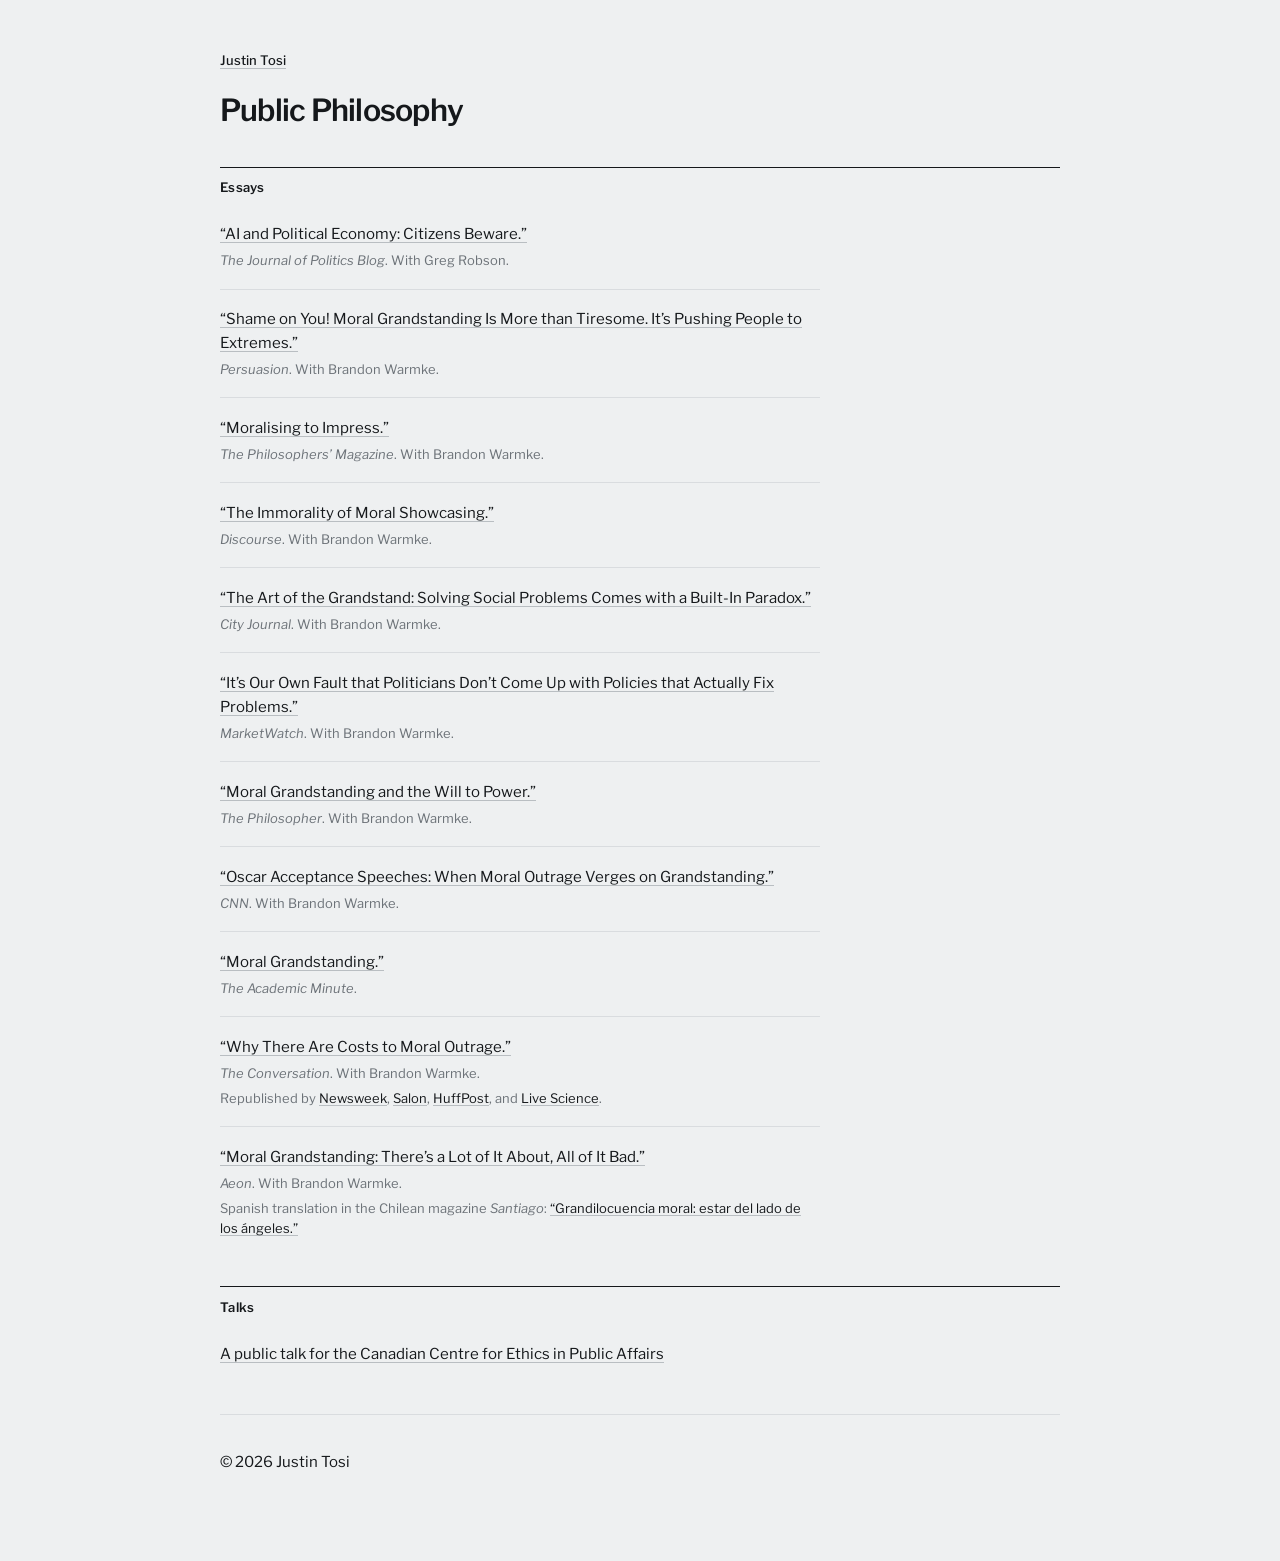
<file: public-philosophy.html>
<!DOCTYPE html>
<html lang="en">
<head>
<meta charset="utf-8">
<meta name="viewport" content="width=device-width, initial-scale=1">
<title>Public Philosophy &mdash; Justin Tosi</title>
<meta name="description" content="Essays and public writing by Justin Tosi, mostly on moral grandstanding and the ethics of public discourse.">

<link rel="icon" href="favicon.svg" type="image/svg+xml">

<meta property="og:type" content="profile">
<meta property="og:title" content="Public Philosophy &mdash; Justin Tosi">
<meta property="og:description" content="Essays and public writing by Justin Tosi, mostly on moral grandstanding and the ethics of public discourse.">
<meta property="og:url" content="https://www.justintosi.com/public-philosophy.html">
<meta property="og:image" content="https://www.justintosi.com/images/headshot.jpg">
<meta name="twitter:card" content="summary">

<link rel="preconnect" href="https://fonts.googleapis.com">
<link rel="preconnect" href="https://fonts.gstatic.com" crossorigin>
<link href="https://fonts.googleapis.com/css2?family=IBM+Plex+Sans:wght@400;500&family=Newsreader:ital,opsz,wght@0,6..72,300;0,6..72,400;0,6..72,500;1,6..72,400&display=swap" rel="stylesheet">

<link rel="stylesheet" href="style.css">
</head>

<body>
<div class="page">

<a class="backlink" href="index.html">Justin Tosi</a>
<h1 class="pagetitle">Public Philosophy</h1>

<section>
  <h2>Essays</h2>
  <ul class="pubs">

    <li><a href="https://ubwp.buffalo.edu/jopblog/2025/08/">&ldquo;AI and Political Economy: Citizens Beware.&rdquo;</a> <span class="meta"><i>The Journal of Politics Blog</i>. With Greg Robson.</span></li>

    <li><a href="https://www.persuasion.community/p/shame-on-you">&ldquo;Shame on You! Moral Grandstanding Is More than Tiresome. It&rsquo;s Pushing People to Extremes.&rdquo;</a> <span class="meta"><i>Persuasion</i>. With Brandon Warmke.</span></li>

    <li><a href="https://philpapers.org/archive/TOSMTI.pdf">&ldquo;Moralising to Impress.&rdquo;</a> <span class="meta"><i>The Philosophers&rsquo; Magazine</i>. With Brandon Warmke.</span></li>

    <li><a href="https://www.discoursemagazine.com/culture-and-society/2020/11/04/the-immorality-of-moral-showcasing/">&ldquo;The Immorality of Moral Showcasing.&rdquo;</a> <span class="meta"><i>Discourse</i>. With Brandon Warmke.</span></li>

    <li><a href="https://www.city-journal.org/moral-grandstanding">&ldquo;The Art of the Grandstand: Solving Social Problems Comes with a Built-In Paradox.&rdquo;</a> <span class="meta"><i>City Journal</i>. With Brandon Warmke.</span></li>

    <li><a href="https://www.marketwatch.com/story/its-our-own-fault-that-politicians-dont-come-up-with-policies-that-actually-fix-problems-2020-07-06">&ldquo;It&rsquo;s Our Own Fault that Politicians Don&rsquo;t Come Up with Policies that Actually Fix Problems.&rdquo;</a> <span class="meta"><i>MarketWatch</i>. With Brandon Warmke.</span></li>

    <li><a href="will-to-power.pdf">&ldquo;Moral Grandstanding and the Will to Power.&rdquo;</a> <span class="meta"><i>The Philosopher</i>. With Brandon Warmke.</span></li>

    <li><a href="https://www.cnn.com/2020/02/10/opinions/award-show-grandstanding-warmke-tosi/index.html">&ldquo;Oscar Acceptance Speeches: When Moral Outrage Verges on Grandstanding.&rdquo;</a> <span class="meta"><i>CNN</i>. With Brandon Warmke.</span></li>

    <li><a href="https://www.insidehighered.com/audio/2017/10/19/moral-grandstanding">&ldquo;Moral Grandstanding.&rdquo;</a> <span class="meta"><i>The Academic Minute</i>.</span></li>

    <li><a href="https://theconversation.com/why-there-are-costs-to-moral-outrage-78729">&ldquo;Why There Are Costs to Moral Outrage.&rdquo;</a> <span class="meta"><i>The Conversation</i>. With Brandon Warmke.</span>
      <p class="also">Republished by <a href="https://www.newsweek.com/trump-climate-change-gun-control-online-outrage-right-response-627642">Newsweek</a>, <a href="https://www.salon.com/2017/06/25/why-there-are-costs-to-moral-outrage_partner/">Salon</a>, <a href="https://www.huffingtonpost.com/entry/why-there-are-costs-to-moral-outrage_us_59495751e4b09edb4c91f2ef">HuffPost</a>, and <a href="https://www.livescience.com/59546-what-is-moral-outrage.html">Live Science</a>.</p>
    </li>

    <li><a href="https://aeon.co/ideas/moral-grandstanding-theres-a-lot-of-it-about-all-of-it-bad">&ldquo;Moral Grandstanding: There&rsquo;s a Lot of It About, All of It Bad.&rdquo;</a> <span class="meta"><i>Aeon</i>. With Brandon Warmke.</span>
      <p class="also">Spanish translation in the Chilean magazine <i>Santiago</i>: <a href="http://revistasantiago.cl/pensamiento/grandilocuencia-moral-estar-del-lado-de-los-angeles/">&ldquo;Grandilocuencia moral: estar del lado de los &aacute;ngeles.&rdquo;</a></p>
    </li>

  </ul>
</section>

<section>
  <h2>Talks</h2>
  <ul class="plain">
    <li><a href="https://www.youtube.com/watch?v=yQ6UWQAzE5c">A public talk for the Canadian Centre for Ethics in Public Affairs</a></li>
  </ul>
</section>

<footer>
  <p>&copy; <span id="year">2026</span> Justin Tosi</p>
</footer>

</div>

<script>
(function () {
  var y = document.getElementById("year");
  if (y) { y.textContent = new Date().getFullYear(); }
})();
</script>

<script src="analytics.js"></script>

</body>
</html>
</file>
<file: style.css>
@import url("https://fonts.googleapis.com/css2?family=Libre+Franklin:wght@400;500;600&display=swap");

/* ===================================================================
   justintosi.com

   Drop-in replacement for style.css. The HTML files need no changes.
   The @import above loads the typeface, so the existing <link> tags
   in the page <head> can stay as they are (they now load fonts this
   sheet doesn't use, which is harmless; moving this import up into
   those tags later would shave a few milliseconds).
   =================================================================== */

:root{
  --paper:#eef0f1;        /* page ground */
  --band:#e3e6e8;         /* navigation block */
  --ink:#15181b;          /* headings, links */
  --ink-mid:#33383d;      /* body prose */
  --ink-soft:#6c7278;     /* citations, notes, secondary text */
  --rule:#d9dcdf;         /* hairlines */
  --accent:#8f2234;       /* used once, on the award line */
  --sans:"Libre Franklin",system-ui,sans-serif;
}

*{box-sizing:border-box}

body{
  margin:0;
  background:var(--paper);
  color:var(--ink);
  font-family:var(--sans);
  font-size:.9375rem;
  line-height:1.6;
  -webkit-font-smoothing:antialiased;
}

.page{
  max-width:56rem;
  margin:0 auto;
  padding:3rem 1.75rem 4.5rem;
}

a{
  color:var(--ink);
  text-decoration:underline;
  text-decoration-color:#b9bec2;
  text-decoration-thickness:1px;
  text-underline-offset:.18em;
}
a:hover{text-decoration-color:var(--ink)}
a:focus-visible{outline:2px solid var(--ink);outline-offset:3px;border-radius:2px}

/* ---------- masthead ---------- */

.masthead{
  display:grid;
  grid-template-columns:1fr 16rem;
  gap:3rem;
  align-items:start;
  margin-bottom:2.75rem;
}

h1{
  font-weight:600;
  font-size:2.3rem;
  line-height:1.05;
  letter-spacing:-.025em;
  margin:0 0 1.4rem;
}

.intro p{margin:0 0 .9rem;max-width:36em;color:var(--ink-mid)}
.intro p:last-child{margin-bottom:0}

.portrait{width:100%;height:auto;display:block}

/* ---------- contact ---------- */

.contact{margin-top:1.75rem;max-width:36em}
.contact::before{
  content:"";
  display:block;
  width:3.5rem;
  height:1px;
  background:#c6cacd;
  margin-bottom:1.1rem;
}

.profile-links{
  font-size:.8125rem;
  display:flex;
  flex-wrap:wrap;
  gap:.45rem .55rem;
  color:var(--ink-soft);
}
.profile-links a{text-underline-offset:.2em}
.profile-links a + a::before{
  content:"\00B7";
  display:inline-block;
  color:#aeb3b7;
  margin-right:.55rem;
  text-decoration:none;
}

/* ---------- navigation ---------- */

.strip{
  background:var(--band);
  font-size:.875rem;
  font-weight:500;
  display:flex;
  flex-wrap:wrap;
  gap:.45rem 1.75rem;
  padding:.95rem 1.15rem;
  margin:0 -1.15rem 3rem;
}
.strip a{color:var(--ink-mid);text-decoration:none}
.strip a:hover{color:var(--ink);text-decoration:underline;text-decoration-color:var(--ink);text-underline-offset:.2em}

/* ---------- sections ---------- */

section{margin-bottom:3rem}

h2{
  font-weight:600;
  font-size:.8125rem;
  letter-spacing:.02em;
  margin:0 0 1.5rem;
  padding-top:.6rem;
  border-top:1px solid var(--ink);
}

/* ---------- books ---------- */

.book{
  display:grid;
  grid-template-columns:10rem 1fr;
  gap:1.75rem;
  margin-bottom:1.9rem;
  align-items:start;
}
.book:last-child{margin-bottom:0}

.book img{width:100%;height:auto;display:block;border:1px solid var(--rule)}
.book a.cover{text-decoration:none}

.book h3{
  font-weight:600;
  font-size:1rem;
  line-height:1.35;
  letter-spacing:-.01em;
  margin:0 0 .3rem;
}

.imprint{color:var(--ink-soft);margin:0 0 .45rem;font-size:.875rem}

.book-note{
  font-size:.8125rem;
  line-height:1.5;
  color:var(--ink-soft);
  margin:0 0 .25rem;
}

/* The one place colour appears. Alternatives, if the red doesn't suit:
   #1b3a6b (deep blue) or #10534c (deep teal). Change --accent above. */
.honor{color:var(--accent);font-weight:500}

/* ---------- publications ---------- */

ul.pubs{list-style:none;margin:0;padding:0;max-width:40em}

ul.pubs li{
  padding:0 0 1.1rem;
  margin-bottom:1.1rem;
  border-bottom:1px solid var(--rule);
}
ul.pubs li:last-child{border-bottom:none;margin-bottom:0;padding-bottom:0}

.meta{display:block;color:var(--ink-soft);font-size:.8125rem;margin-top:.25rem}

/* ---------- abstracts ---------- */

details{margin-top:.5rem}

summary{
  font-size:.75rem;
  font-weight:500;
  color:var(--ink-soft);
  cursor:pointer;
  list-style:none;
  display:inline-block;
  padding:.1rem 0;
}
summary::-webkit-details-marker{display:none}
summary::before{content:"+";display:inline-block;width:1em;color:var(--ink)}
details[open] summary::before{content:"\2212"}
summary:hover{color:var(--ink)}
summary:focus-visible{outline:2px solid var(--ink);outline-offset:3px;border-radius:2px}

.abstract{
  margin:.5rem 0 0;
  font-size:.875rem;
  line-height:1.6;
  color:#4d5257;
  max-width:36em;
}

/* ---------- subpages ---------- */

.backlink{
  font-size:.8125rem;
  font-weight:500;
  display:inline-block;
  margin-bottom:1.5rem;
  text-underline-offset:.2em;
}

h1.pagetitle{font-size:1.9rem;margin-bottom:2.5rem}

ul.plain{list-style:none;margin:0;padding:0;max-width:40em}
ul.plain li{margin-bottom:1rem}
ul.plain li:last-child{margin-bottom:0}

.note{
  font-size:.8125rem;
  line-height:1.5;
  color:var(--ink-soft);
  margin:.25rem 0 0;
}

.also{
  font-size:.8125rem;
  line-height:1.5;
  color:var(--ink-soft);
  margin:.35rem 0 0;
}

/* ---------- embedded PDF (cv page) ---------- */

.pdfnote{font-size:.8125rem;color:var(--ink-soft);margin:0 0 1.25rem}
.pdfnote a{text-underline-offset:.2em}

.pdfframe{
  display:block;
  width:100%;
  height:calc(100vh - 20rem);
  min-height:34rem;
  border:1px solid var(--rule);
  background:#fff;
}

/* ---------- footer ---------- */

footer{
  border-top:1px solid var(--rule);
  padding-top:1.25rem;
}
.colophon{margin:0;font-size:.8125rem;color:var(--ink-soft)}

/* ---------- small screens ---------- */

@media (max-width:640px){
  .page{padding:2rem 1.25rem 3rem}
  .masthead{grid-template-columns:1fr;gap:1.5rem}
  .portrait{max-width:13rem}
  .strip{margin-left:-.75rem;margin-right:-.75rem;padding-left:.75rem;padding-right:.75rem}
  .book{grid-template-columns:7rem 1fr;gap:1.25rem}
  h1{font-size:2rem}
  .pdfframe{height:70vh;min-height:24rem}
}

@media (prefers-reduced-motion:reduce){
  *{animation:none!important;transition:none!important}
}
</file>
